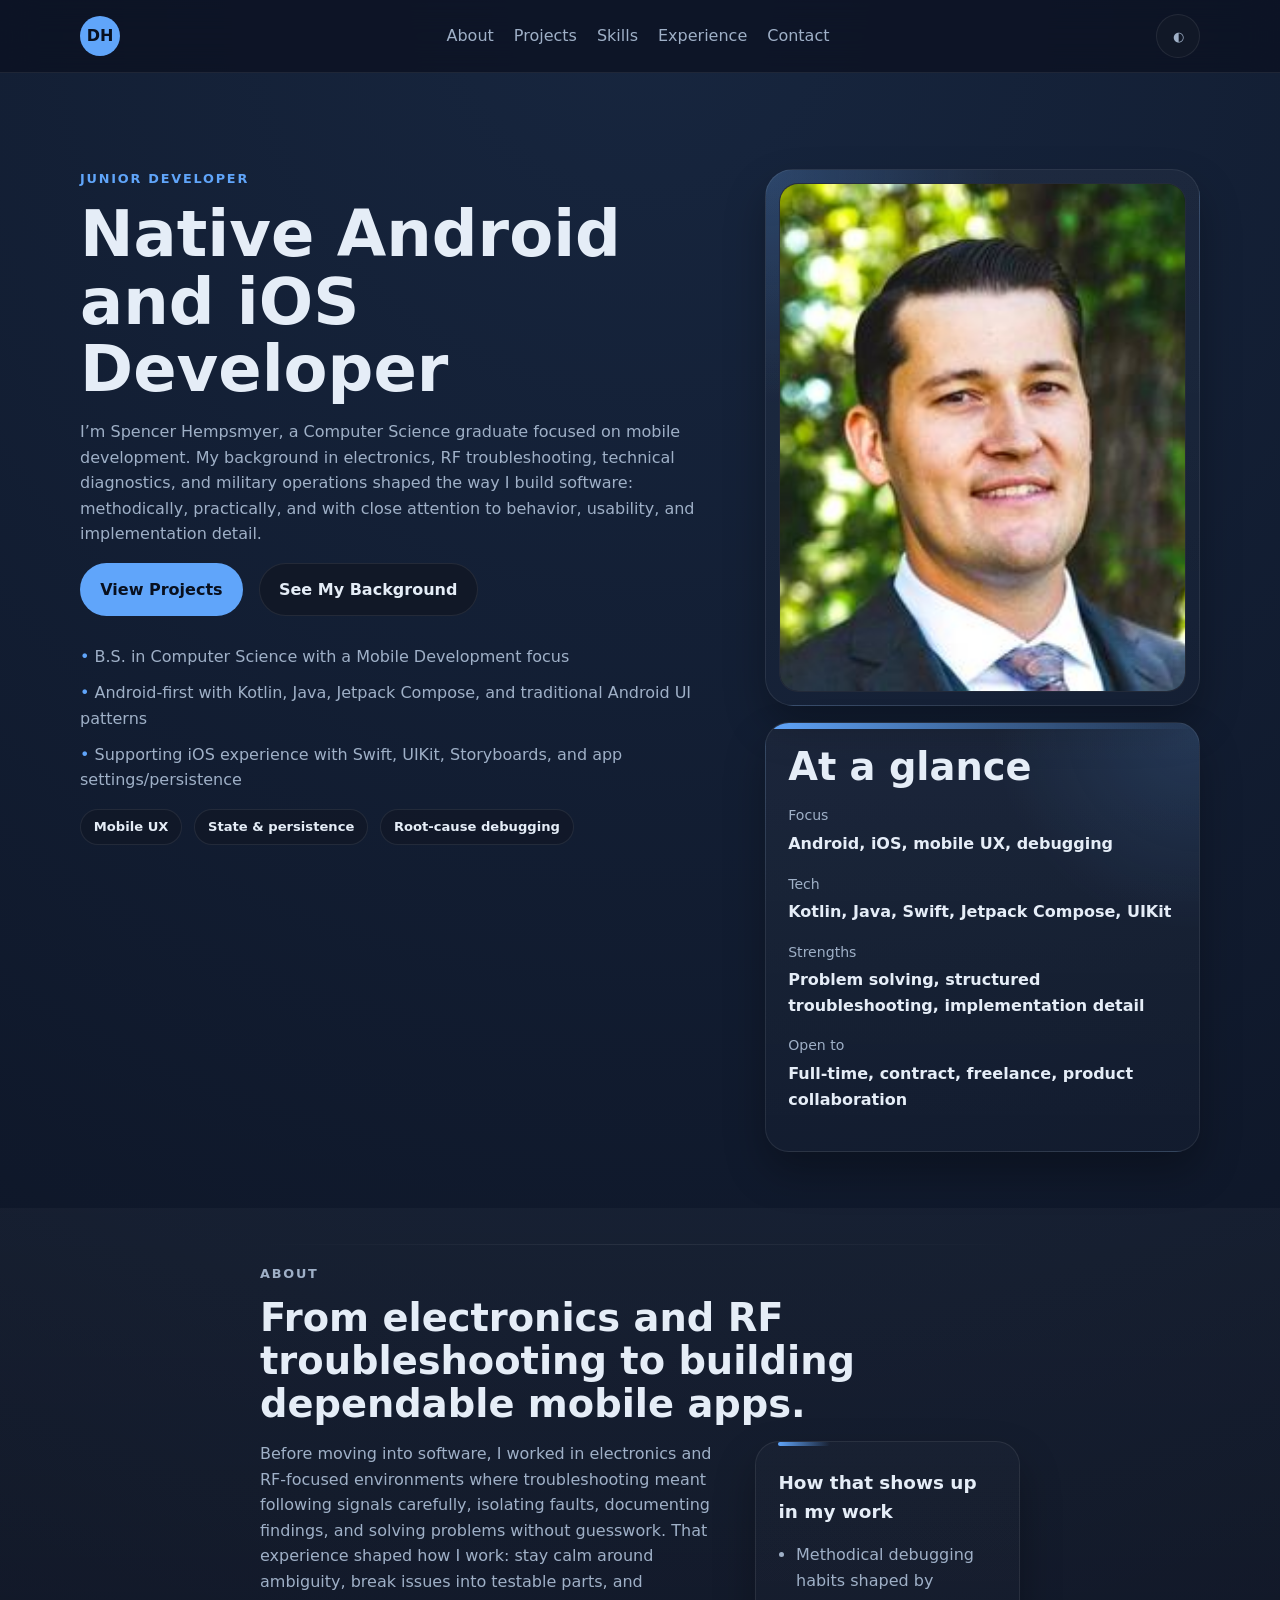
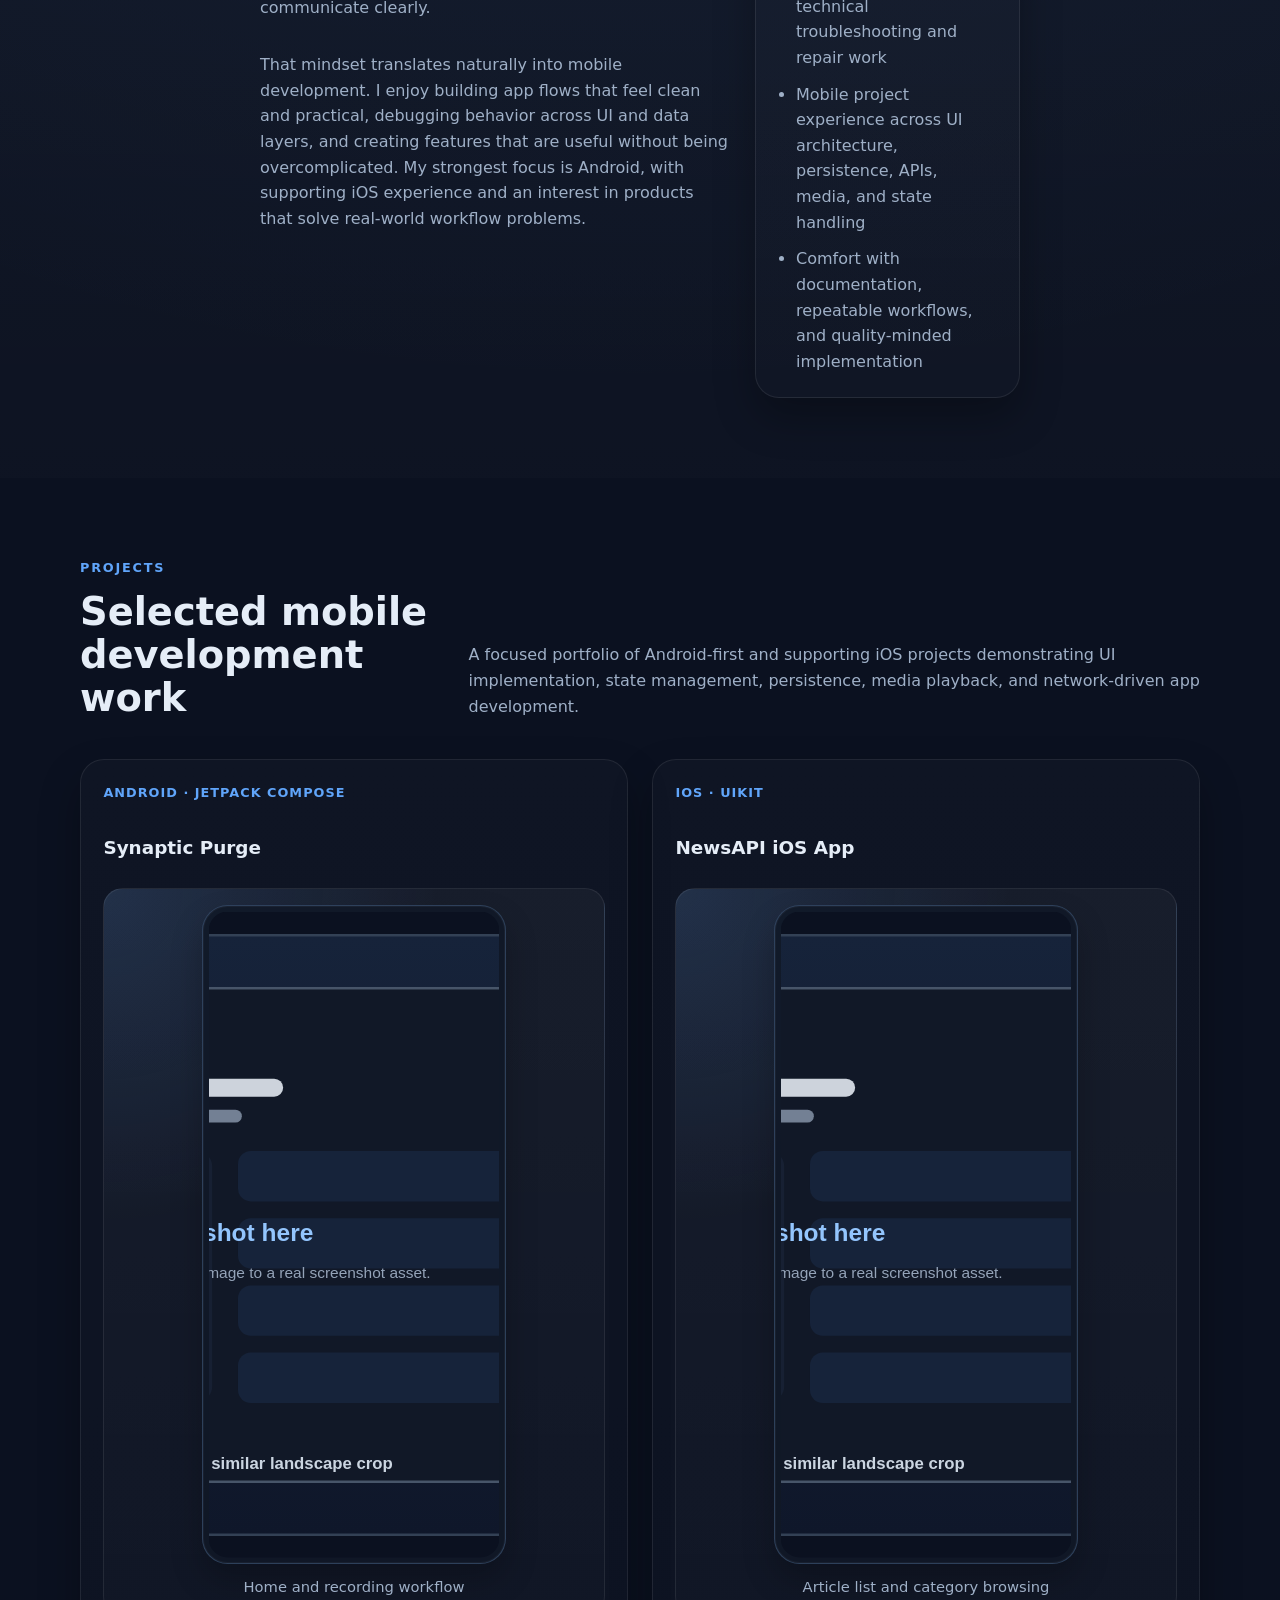
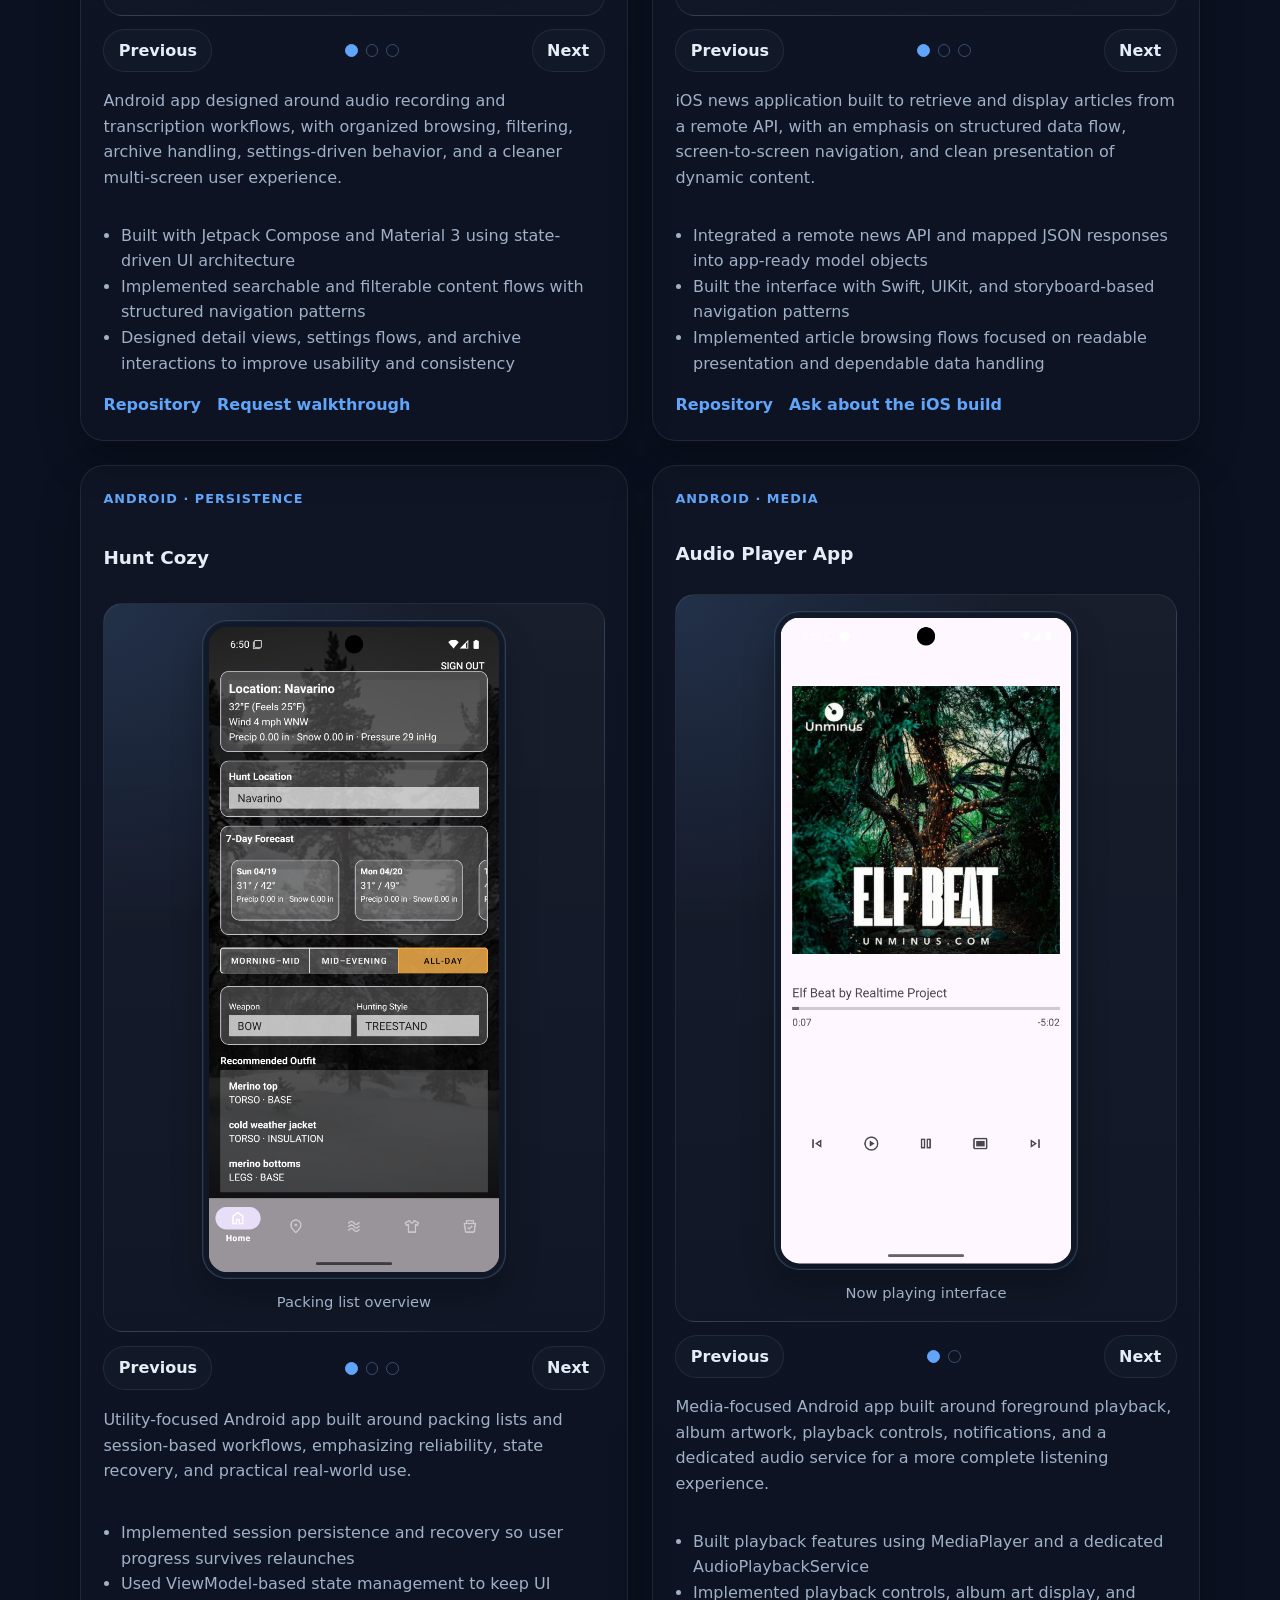
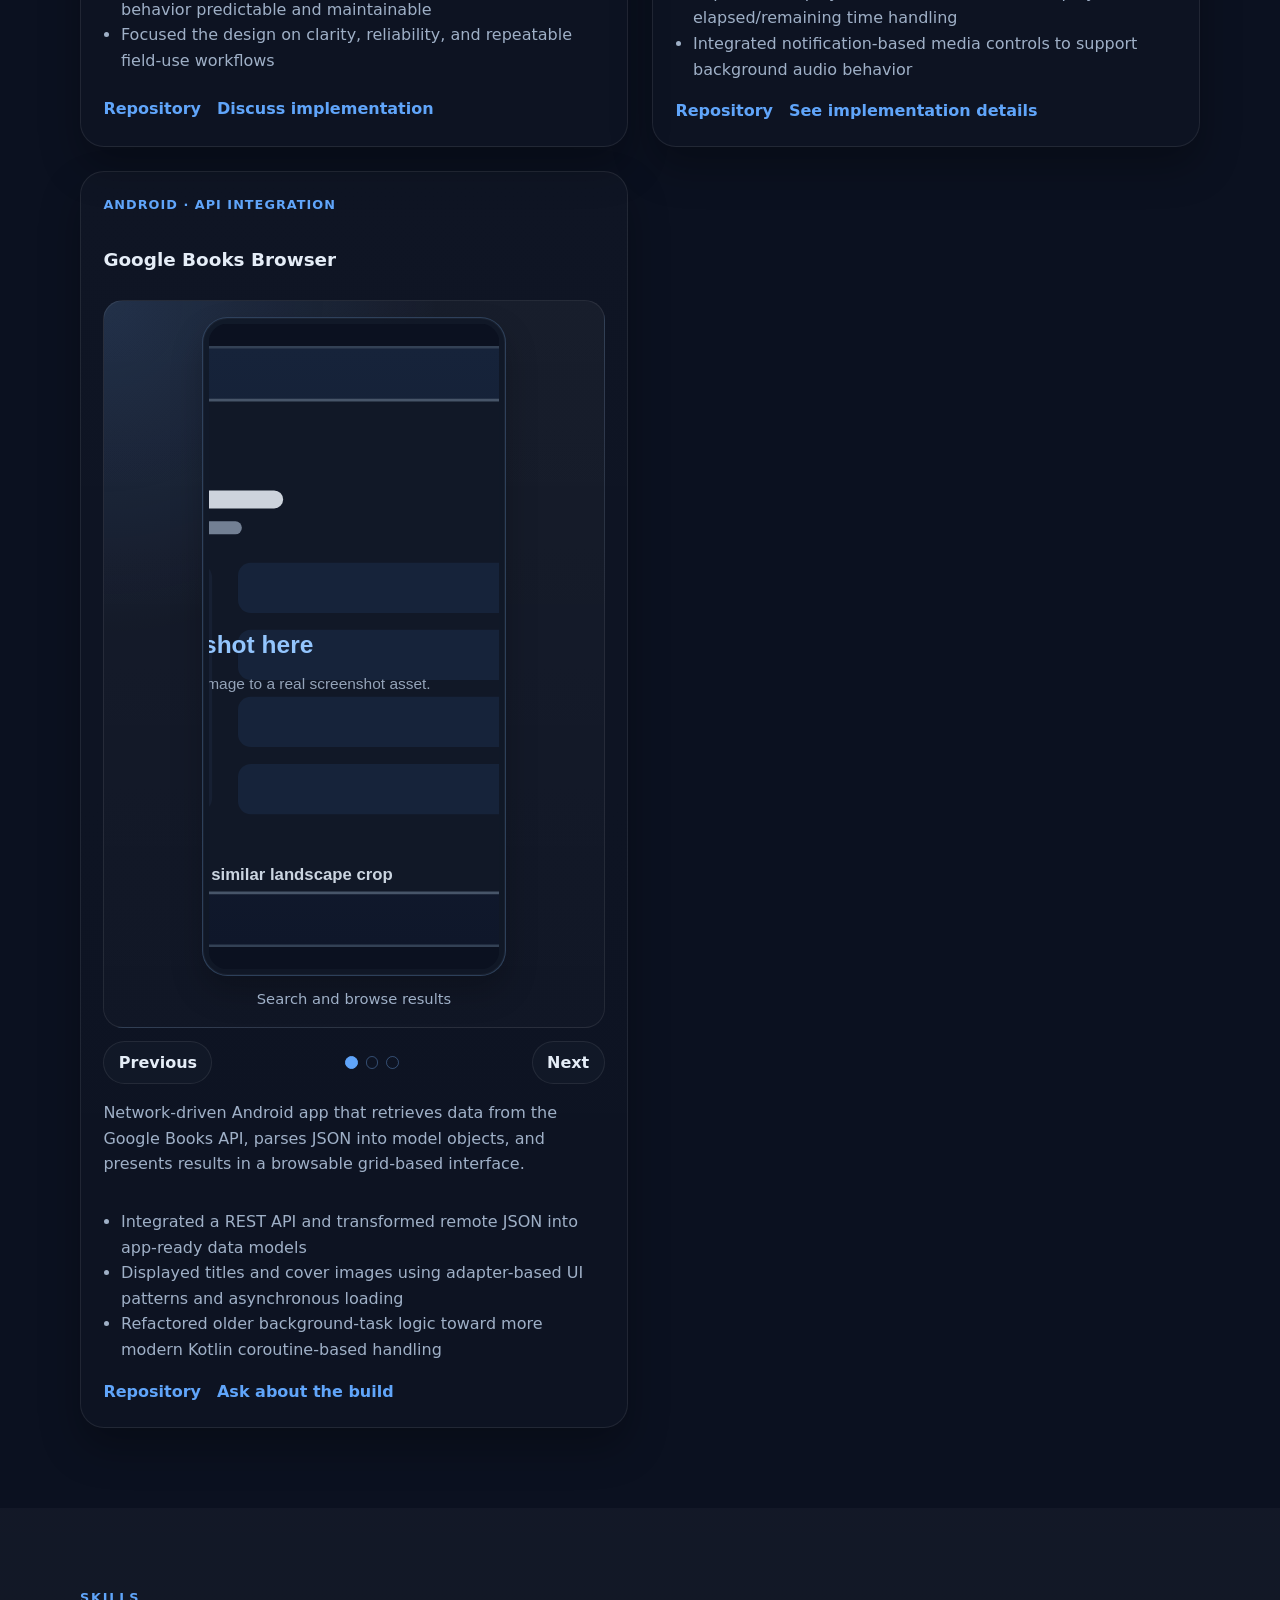
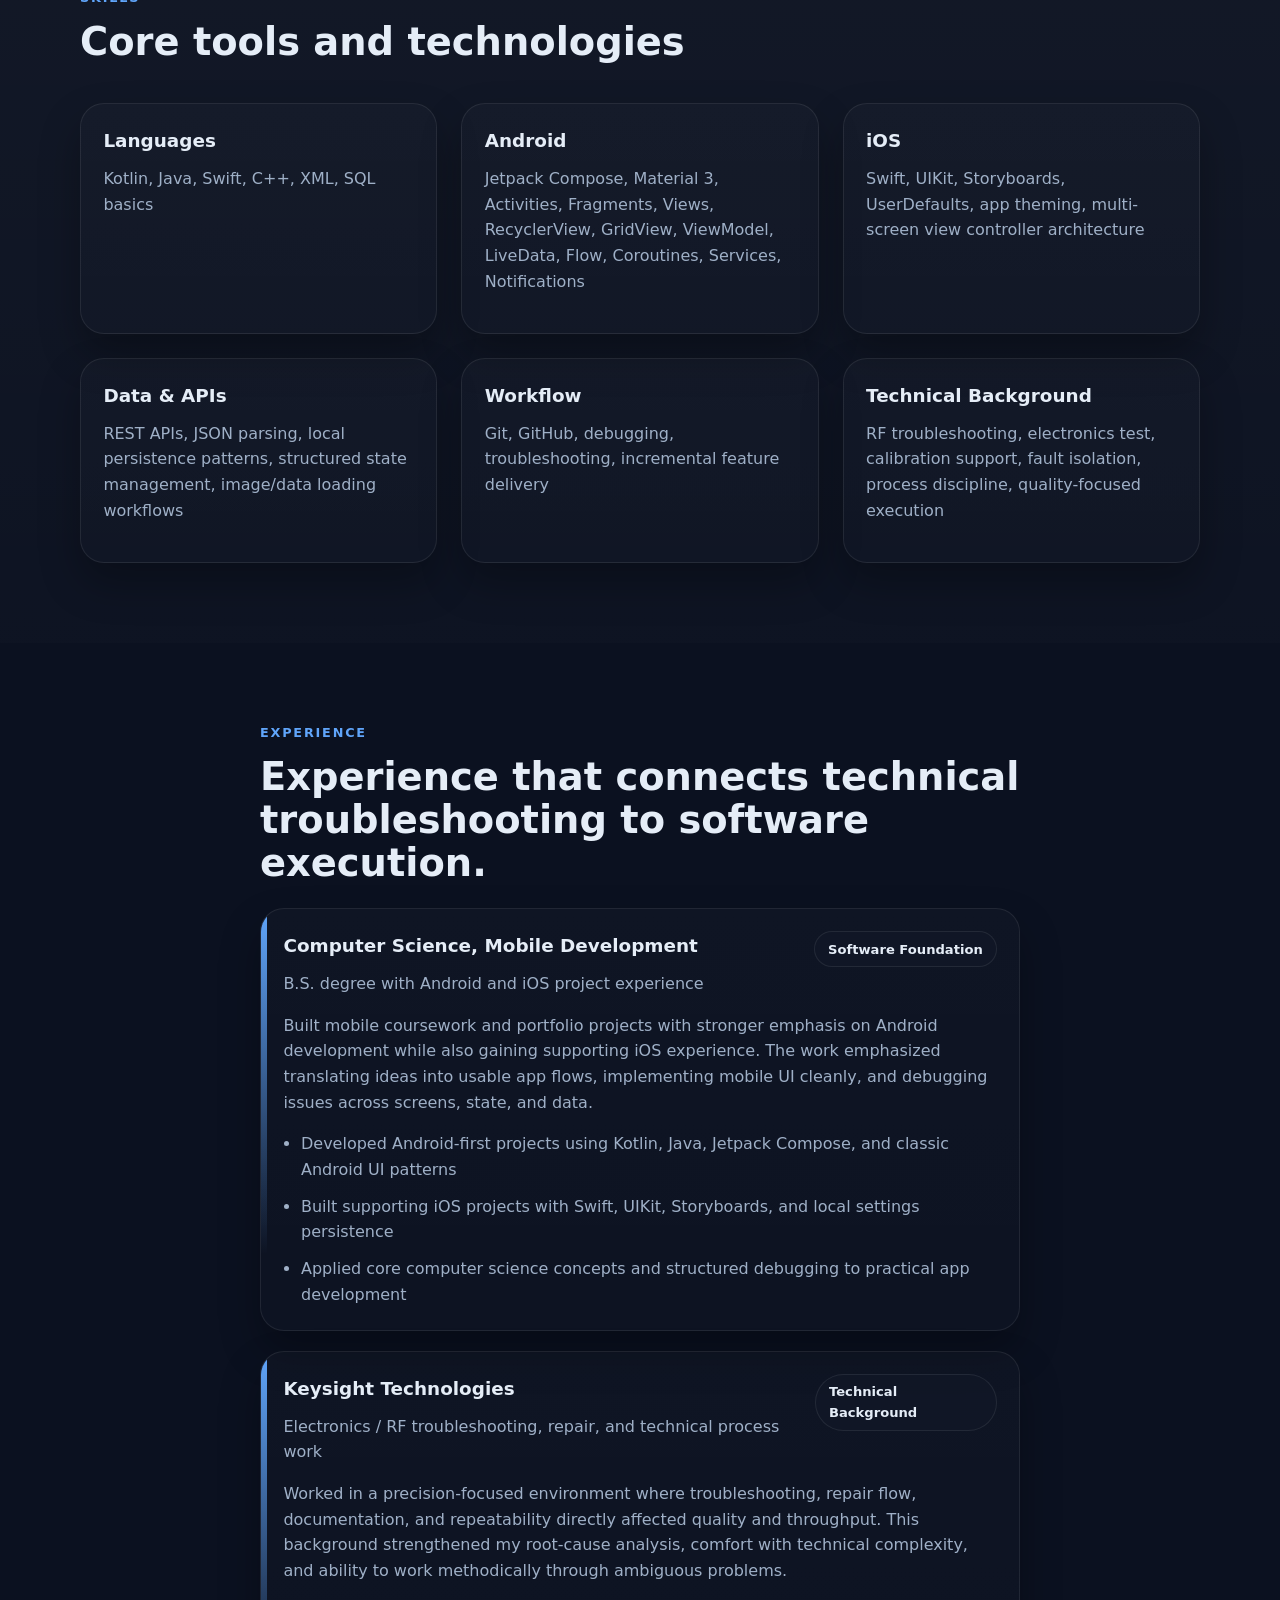
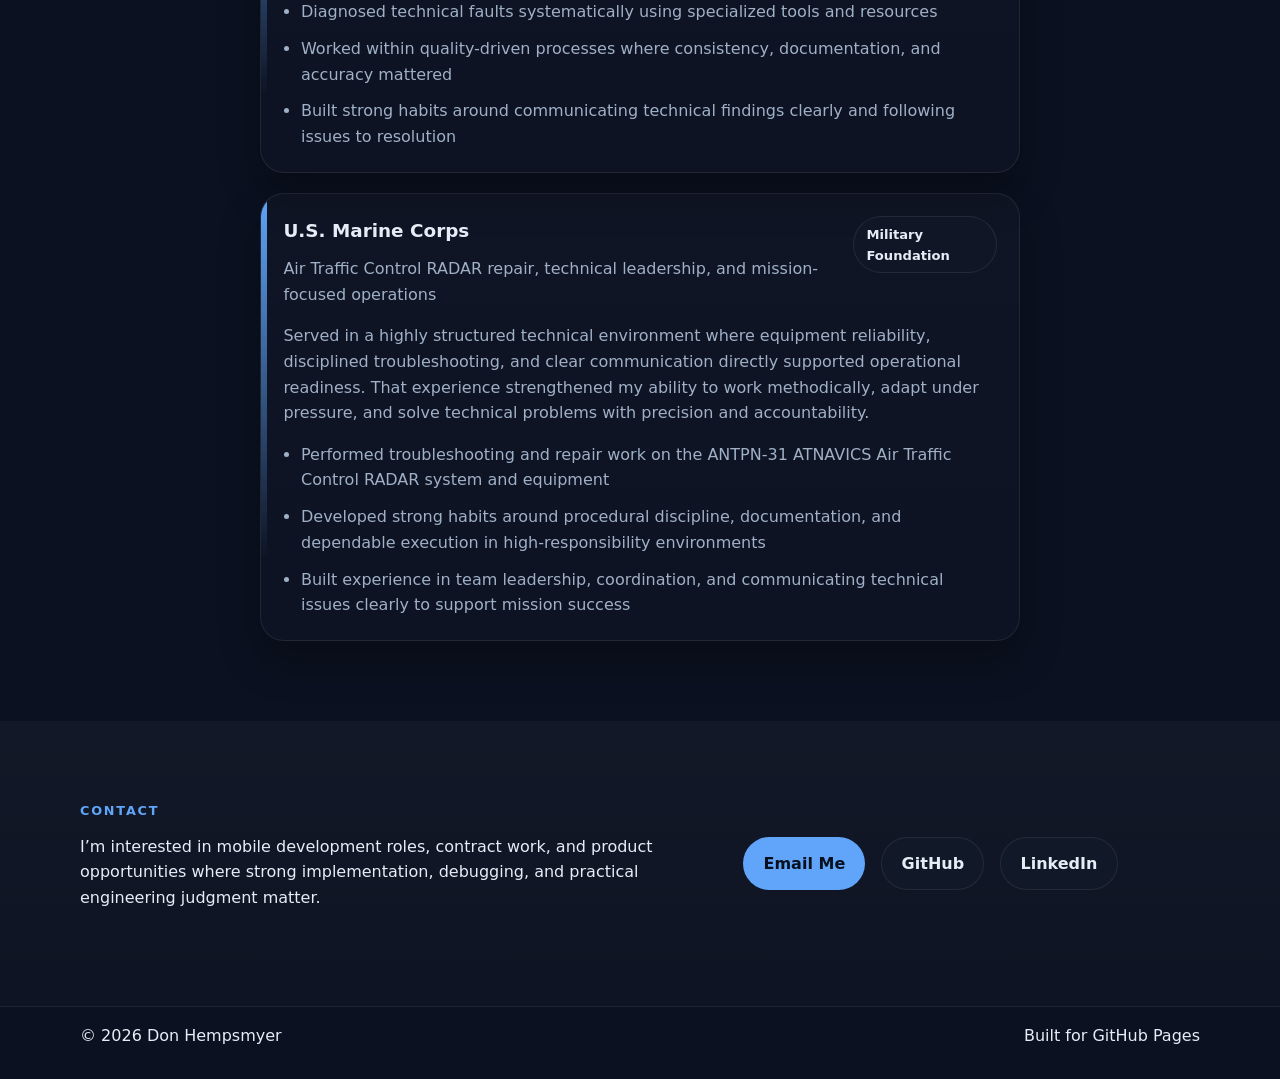
<file: index.html>
<!DOCTYPE html>
<html lang="en">
  <head>
    <meta charset="UTF-8" />
    <meta name="viewport" content="width=device-width, initial-scale=1.0" />
    <title>Don Hempsmyer | Mobile Developer</title>
    <meta
      name="description"
      content="Portfolio site for Don Hempsmyer, a mobile developer with Android, iOS, and technical troubleshooting experience."
    />
    <meta name="theme-color" content="#0f172a" />
    <meta property="og:title" content="Don Hempsmyer | Mobile Developer" />
    <meta
      property="og:description"
      content="Android and iOS portfolio featuring mobile apps, technical background, and project work."
    />
    <meta property="og:type" content="website" />
    <meta property="og:image" content="assets/preview-card.svg" />
    <link rel="icon" type="image/svg+xml" href="assets/favicon.svg" />
    <link rel="stylesheet" href="styles.css" />
  </head>
  <body>
    <a class="skip-link" href="#main">Skip to content</a>

    <header class="site-header">
      <div class="container nav-wrap">
        <a class="brand" href="#hero">DH</a>
        <nav class="site-nav" aria-label="Primary">
          <a href="#about">About</a>
          <a href="#projects">Projects</a>
          <a href="#skills">Skills</a>
          <a href="#experience">Experience</a>
          <a href="#contact">Contact</a>
        </nav>
        <button id="theme-toggle" class="theme-toggle" type="button" aria-label="Toggle theme">
          <span aria-hidden="true">◐</span>
        </button>
      </div>
    </header>

    <main id="main">
      <section id="hero" class="hero section">
        <div class="container hero-grid">
          <div class="hero-content">
            <p class="eyebrow">Junior Developer</p>
            <h1>Native Android and iOS Developer</h1>
            <p class="hero-copy">
              I’m Spencer Hempsmyer, a Computer Science graduate focused on mobile development. My
              background in electronics, RF troubleshooting, technical diagnostics, and military operations shaped the
              way I build software: methodically, practically, and with close attention to behavior,
              usability, and implementation detail.
            </p>
            <div class="hero-actions">
              <a class="button primary" href="#projects">View Projects</a>
              <a class="button secondary" href="#experience">See My Background</a>
            </div>
            <div class="hero-meta" aria-label="Highlights">
              <ul class="hero-highlights">
                <li>B.S. in Computer Science with a Mobile Development focus</li>
                <li>Android-first with Kotlin, Java, Jetpack Compose, and traditional Android UI patterns</li>
                <li>Supporting iOS experience with Swift, UIKit, Storyboards, and app settings/persistence</li>
              </ul>
              <div class="hero-signal-strip" aria-label="Focus areas">
                <span>Mobile UX</span>
                <span>State & persistence</span>
                <span>Root-cause debugging</span>
              </div>
            </div>
          </div>

          <aside class="hero-profile" aria-label="Headshot and professional summary">
            <figure class="headshot-frame">
              <img
                src="assets/Headshot.JPG"
                alt="Portrait of Don Hempsmyer"
              />
            </figure>
            <div class="profile-card">
              <div class="profile-accent"></div>
              <h2>At a glance</h2>
              <dl>
                <div>
                  <dt>Focus</dt>
                  <dd>Android, iOS, mobile UX, debugging</dd>
                </div>
                <div>
                  <dt>Tech</dt>
                  <dd>Kotlin, Java, Swift, Jetpack Compose, UIKit</dd>
                </div>
                <div>
                  <dt>Strengths</dt>
                  <dd>Problem solving, structured troubleshooting, implementation detail</dd>
                </div>
                <div>
                  <dt>Open to</dt>
                  <dd>Full-time, contract, freelance, product collaboration</dd>
                </div>
              </dl>
            </div>
          </aside>
        </div>
      </section>

      <section id="about" class="section surface">
        <div class="container narrow">
          <p class="eyebrow">About</p>
          <h2>From electronics and RF troubleshooting to building dependable mobile apps.</h2>
          <div class="about-grid">
            <div class="about-copy">
              <p>
                Before moving into software, I worked in electronics and RF-focused environments
                where troubleshooting meant following signals carefully, isolating faults, documenting
                findings, and solving problems without guesswork. That experience shaped how I work:
                stay calm around ambiguity, break issues into testable parts, and communicate clearly.
              </p>
              <p>
                That mindset translates naturally into mobile development. I enjoy building app flows
                that feel clean and practical, debugging behavior across UI and data layers, and
                creating features that are useful without being overcomplicated. My strongest focus
                is Android, with supporting iOS experience and an interest in products that solve
                real-world workflow problems.
              </p>
            </div>
            <div class="about-points card" aria-label="Strength summary">
              <h3>How that shows up in my work</h3>
              <ul class="about-list">
                <li>Methodical debugging habits shaped by technical troubleshooting and repair work</li>
                <li>Mobile project experience across UI architecture, persistence, APIs, media, and state handling</li>
                <li>Comfort with documentation, repeatable workflows, and quality-minded implementation</li>
              </ul>
            </div>
          </div>
        </div>
      </section>

      <section id="projects" class="section">
        <div class="container">
          <div class="section-heading">
            <div>
              <p class="eyebrow">Projects</p>
              <h2>Selected mobile development work</h2>
            </div>
            <p class="section-copy">
              A focused portfolio of Android-first and supporting iOS projects demonstrating UI
              implementation, state management, persistence, media playback, and network-driven app development.
            </p>
          </div>

          <div class="project-grid">
            <article class="card project-card">
              <div class="project-tag">Android · Jetpack Compose</div>
              <h3>Synaptic Purge</h3>
              <div class="project-carousel" data-carousel aria-label="Synaptic Purge screenshots">
                <div class="carousel-viewport">
                  <div class="carousel-slide is-active" data-carousel-slide>
                    <figure class="carousel-figure">
                      <img src="assets/project-shot-placeholder.svg" alt="Placeholder screenshot for Synaptic Purge home screen" />
                      <figcaption>Home and recording workflow</figcaption>
                    </figure>
                  </div>
                  <div class="carousel-slide" data-carousel-slide>
                    <figure class="carousel-figure">
                      <img src="assets/project-shot-placeholder.svg" alt="Placeholder screenshot for Synaptic Purge archive screen" />
                      <figcaption>Archive and filtering view</figcaption>
                    </figure>
                  </div>
                  <div class="carousel-slide" data-carousel-slide>
                    <figure class="carousel-figure">
                      <img src="assets/project-shot-placeholder.svg" alt="Placeholder screenshot for Synaptic Purge settings screen" />
                      <figcaption>Settings and detail interactions</figcaption>
                    </figure>
                  </div>
                </div>
                <div class="carousel-controls">
                  <button class="carousel-button" type="button" data-carousel-prev aria-label="Previous screenshot">Previous</button>
                  <div class="carousel-dots" role="tablist" aria-label="Choose screenshot">
                    <button class="carousel-dot is-active" type="button" data-carousel-dot aria-label="Show screenshot 1" aria-selected="true"></button>
                    <button class="carousel-dot" type="button" data-carousel-dot aria-label="Show screenshot 2" aria-selected="false"></button>
                    <button class="carousel-dot" type="button" data-carousel-dot aria-label="Show screenshot 3" aria-selected="false"></button>
                  </div>
                  <button class="carousel-button" type="button" data-carousel-next aria-label="Next screenshot">Next</button>
                </div>
              </div>
              <p>
                Android app designed around audio recording and transcription workflows, with organized browsing,
                filtering, archive handling, settings-driven behavior, and a cleaner multi-screen user experience.
              </p>
              <ul>
                <li>Built with Jetpack Compose and Material 3 using state-driven UI architecture</li>
                <li>Implemented searchable and filterable content flows with structured navigation patterns</li>
                <li>Designed detail views, settings flows, and archive interactions to improve usability and consistency</li>
              </ul>
              <div class="project-links">
                <a href="https://github.com/donhempsmyer/synaptic-purge" target="_blank" rel="noreferrer">Repository</a>
                <a href="#contact">Request walkthrough</a>
              </div>
            </article>

            <article class="card project-card">
              <div class="project-tag">iOS · UIKit</div>
              <h3>NewsAPI iOS App</h3>
              <div class="project-carousel" data-carousel aria-label="NewsAPI iOS App screenshots">
                <div class="carousel-viewport">
                  <div class="carousel-slide is-active" data-carousel-slide>
                    <figure class="carousel-figure">
                      <img src="assets/project-shot-placeholder.svg" alt="Placeholder screenshot for NewsAPI iOS App article list screen" />
                      <figcaption>Article list and category browsing</figcaption>
                    </figure>
                  </div>
                  <div class="carousel-slide" data-carousel-slide>
                    <figure class="carousel-figure">
                      <img src="assets/project-shot-placeholder.svg" alt="Placeholder screenshot for NewsAPI iOS App detail screen" />
                      <figcaption>Article detail presentation</figcaption>
                    </figure>
                  </div>
                  <div class="carousel-slide" data-carousel-slide>
                    <figure class="carousel-figure">
                      <img src="assets/project-shot-placeholder.svg" alt="Placeholder screenshot for NewsAPI iOS App navigation flow" />
                      <figcaption>UIKit navigation and remote data flow</figcaption>
                    </figure>
                  </div>
                </div>
                <div class="carousel-controls">
                  <button class="carousel-button" type="button" data-carousel-prev aria-label="Previous screenshot">Previous</button>
                  <div class="carousel-dots" role="tablist" aria-label="Choose screenshot">
                    <button class="carousel-dot is-active" type="button" data-carousel-dot aria-label="Show screenshot 1" aria-selected="true"></button>
                    <button class="carousel-dot" type="button" data-carousel-dot aria-label="Show screenshot 2" aria-selected="false"></button>
                    <button class="carousel-dot" type="button" data-carousel-dot aria-label="Show screenshot 3" aria-selected="false"></button>
                  </div>
                  <button class="carousel-button" type="button" data-carousel-next aria-label="Next screenshot">Next</button>
                </div>
              </div>
              <p>
                iOS news application built to retrieve and display articles from a remote API, with an emphasis on
                structured data flow, screen-to-screen navigation, and clean presentation of dynamic content.
              </p>
              <ul>
                <li>Integrated a remote news API and mapped JSON responses into app-ready model objects</li>
                <li>Built the interface with Swift, UIKit, and storyboard-based navigation patterns</li>
                <li>Implemented article browsing flows focused on readable presentation and dependable data handling</li>
              </ul>
              <div class="project-links">
                <a href="https://github.com/yourusername/newsapi-ios-app" target="_blank" rel="noreferrer">Repository</a>
                <a href="#contact">Ask about the iOS build</a>
              </div>
            </article>

            <article class="card project-card">
              <div class="project-tag">Android · Persistence</div>
              <h3>Hunt Cozy</h3>
              <div class="project-carousel" data-carousel aria-label="Hunt Cozy screenshots">
                <div class="carousel-viewport">
                  <div class="carousel-slide is-active" data-carousel-slide>
                    <figure class="carousel-figure">
                      <img src="assets/hunt_cozy/HomeScreenNavarino.png" alt="Placeholder screenshot for Hunt Cozy checklist screen" />
                      <figcaption>Packing list overview</figcaption>
                    </figure>
                  </div>
                  <div class="carousel-slide" data-carousel-slide>
                    <figure class="carousel-figure">
                      <img src="assets/hunt_cozy/ConditionsScreenNavarino.png" alt="Placeholder screenshot for Hunt Cozy session screen" />
                      <figcaption>Session workflow and saved state</figcaption>
                    </figure>
                  </div>
                  <div class="carousel-slide" data-carousel-slide>
                    <figure class="carousel-figure">
                      <img src="assets/hunt_cozy/ClosetAddGearScreenNavarino.png" alt="Placeholder screenshot for Hunt Cozy settings screen" />
                      <figcaption>Practical utility-focused screens</figcaption>
                    </figure>
                  </div>
                </div>
                <div class="carousel-controls">
                  <button class="carousel-button" type="button" data-carousel-prev aria-label="Previous screenshot">Previous</button>
                  <div class="carousel-dots" role="tablist" aria-label="Choose screenshot">
                    <button class="carousel-dot is-active" type="button" data-carousel-dot aria-label="Show screenshot 1" aria-selected="true"></button>
                    <button class="carousel-dot" type="button" data-carousel-dot aria-label="Show screenshot 2" aria-selected="false"></button>
                    <button class="carousel-dot" type="button" data-carousel-dot aria-label="Show screenshot 3" aria-selected="false"></button>
                  </div>
                  <button class="carousel-button" type="button" data-carousel-next aria-label="Next screenshot">Next</button>
                </div>
              </div>
              <p>
                Utility-focused Android app built around packing lists and session-based workflows, emphasizing
                reliability, state recovery, and practical real-world use.
              </p>
              <ul>
                <li>Implemented session persistence and recovery so user progress survives relaunches</li>
                <li>Used ViewModel-based state management to keep UI behavior predictable and maintainable</li>
                <li>Focused the design on clarity, reliability, and repeatable field-use workflows</li>
              </ul>
              <div class="project-links">
                <a href="https://github.com/donhempsmyer/hunt-cozy" target="_blank" rel="noreferrer">Repository</a>
                <a href="#contact">Discuss implementation</a>
              </div>
            </article>

            <article class="card project-card">
              <div class="project-tag">Android · Media</div>
              <h3>Audio Player App</h3>
              <div class="project-carousel" data-carousel aria-label="Audio Player App screenshots">
                <div class="carousel-viewport">
                  <div class="carousel-slide is-active" data-carousel-slide>
                    <figure class="carousel-figure">
                      <img src="assets/media_player/PlayScreen.png" alt="Placeholder screenshot for Audio Player App now playing screen" />
                      <figcaption>Now playing interface</figcaption>
                    </figure>
                  </div>
                  <div class="carousel-slide" data-carousel-slide>
                    <figure class="carousel-figure">
                      <img src="assets/media_player/ExpandableNotification.png" alt="Placeholder screenshot for Audio Player App library screen" />
                      <figcaption>Track list and album artwork</figcaption>
                    </figure>
                  </div>
                  
                </div>
                <div class="carousel-controls">
                  <button class="carousel-button" type="button" data-carousel-prev aria-label="Previous screenshot">Previous</button>
                  <div class="carousel-dots" role="tablist" aria-label="Choose screenshot">
                    <button class="carousel-dot is-active" type="button" data-carousel-dot aria-label="Show screenshot 1" aria-selected="true"></button>
                    <button class="carousel-dot" type="button" data-carousel-dot aria-label="Show screenshot 2" aria-selected="false"></button>
                  </div>
                  <button class="carousel-button" type="button" data-carousel-next aria-label="Next screenshot">Next</button>
                </div>
              </div>
              <p>
                Media-focused Android app built around foreground playback, album artwork, playback controls,
                notifications, and a dedicated audio service for a more complete listening experience.
              </p>
              <ul>
                <li>Built playback features using MediaPlayer and a dedicated AudioPlaybackService</li>
                <li>Implemented playback controls, album art display, and elapsed/remaining time handling</li>
                <li>Integrated notification-based media controls to support background audio behavior</li>
              </ul>
              <div class="project-links">
                <a href="https://github.com/donhempsmyer/Media-Player" target="_blank" rel="noreferrer">Repository</a>
                <a href="#contact">See implementation details</a>
              </div>
            </article>

            <article class="card project-card">
              <div class="project-tag">Android · API Integration</div>
              <h3>Google Books Browser</h3>
              <div class="project-carousel" data-carousel aria-label="Google Books Browser screenshots">
                <div class="carousel-viewport">
                  <div class="carousel-slide is-active" data-carousel-slide>
                    <figure class="carousel-figure">
                      <img src="assets/project-shot-placeholder.svg" alt="Placeholder screenshot for Google Books Browser search screen" />
                      <figcaption>Search and browse results</figcaption>
                    </figure>
                  </div>
                  <div class="carousel-slide" data-carousel-slide>
                    <figure class="carousel-figure">
                      <img src="assets/project-shot-placeholder.svg" alt="Placeholder screenshot for Google Books Browser grid results screen" />
                      <figcaption>Grid view with covers and titles</figcaption>
                    </figure>
                  </div>
                  <div class="carousel-slide" data-carousel-slide>
                    <figure class="carousel-figure">
                      <img src="assets/project-shot-placeholder.svg" alt="Placeholder screenshot for Google Books Browser detail screen" />
                      <figcaption>Book detail and data presentation</figcaption>
                    </figure>
                  </div>
                </div>
                <div class="carousel-controls">
                  <button class="carousel-button" type="button" data-carousel-prev aria-label="Previous screenshot">Previous</button>
                  <div class="carousel-dots" role="tablist" aria-label="Choose screenshot">
                    <button class="carousel-dot is-active" type="button" data-carousel-dot aria-label="Show screenshot 1" aria-selected="true"></button>
                    <button class="carousel-dot" type="button" data-carousel-dot aria-label="Show screenshot 2" aria-selected="false"></button>
                    <button class="carousel-dot" type="button" data-carousel-dot aria-label="Show screenshot 3" aria-selected="false"></button>
                  </div>
                  <button class="carousel-button" type="button" data-carousel-next aria-label="Next screenshot">Next</button>
                </div>
              </div>
              <p>
                Network-driven Android app that retrieves data from the Google Books API, parses JSON into
                model objects, and presents results in a browsable grid-based interface.
              </p>
              <ul>
                <li>Integrated a REST API and transformed remote JSON into app-ready data models</li>
                <li>Displayed titles and cover images using adapter-based UI patterns and asynchronous loading</li>
                <li>Refactored older background-task logic toward more modern Kotlin coroutine-based handling</li>
              </ul>
              <div class="project-links">
                <a href="https://github.com/yourusername/google-books-browser" target="_blank" rel="noreferrer">Repository</a>
                <a href="#contact">Ask about the build</a>
              </div>
            </article>
          </div>
        </div>
      </section>

      <section id="skills" class="section surface">
        <div class="container">
          <div class="section-heading">
            <div>
              <p class="eyebrow">Skills</p>
              <h2>Core tools and technologies</h2>
            </div>
          </div>

          <div class="skills-grid">
            <article class="card">
              <h3>Languages</h3>
              <p>Kotlin, Java, Swift, C++, XML, SQL basics</p>
            </article>
            <article class="card">
              <h3>Android</h3>
              <p>Jetpack Compose, Material 3, Activities, Fragments, Views, RecyclerView, GridView, ViewModel, LiveData, Flow, Coroutines, Services, Notifications</p>
            </article>
            <article class="card">
              <h3>iOS</h3>
              <p>Swift, UIKit, Storyboards, UserDefaults, app theming, multi-screen view controller architecture</p>
            </article>
            <article class="card">
              <h3>Data &amp; APIs</h3>
              <p>REST APIs, JSON parsing, local persistence patterns, structured state management, image/data loading workflows</p>
            </article>
            <article class="card">
              <h3>Workflow</h3>
              <p>Git, GitHub, debugging, troubleshooting, incremental feature delivery</p>
            </article>
            <article class="card">
              <h3>Technical Background</h3>
              <p>RF troubleshooting, electronics test, calibration support, fault isolation, process discipline, quality-focused execution</p>
            </article>
          </div>
        </div>
      </section>

      <section id="experience" class="section">
        <div class="container narrow">
          <p class="eyebrow">Experience</p>
          <h2>Experience that connects technical troubleshooting to software execution.</h2>
          <div class="timeline">

            <article class="timeline-item card">
              <div class="timeline-heading">
                <div>
                  <h3>Computer Science, Mobile Development</h3>
                  <p class="muted">B.S. degree with Android and iOS project experience</p>
                </div>
                <span class="timeline-badge">Software Foundation</span>
              </div>
              <p>
                Built mobile coursework and portfolio projects with stronger emphasis on Android
                development while also gaining supporting iOS experience. The work emphasized
                translating ideas into usable app flows, implementing mobile UI cleanly, and
                debugging issues across screens, state, and data.
              </p>
              <ul class="timeline-list">
                <li>Developed Android-first projects using Kotlin, Java, Jetpack Compose, and classic Android UI patterns</li>
                <li>Built supporting iOS projects with Swift, UIKit, Storyboards, and local settings persistence</li>
                <li>Applied core computer science concepts and structured debugging to practical app development</li>
              </ul>
            </article>

            <article class="timeline-item card">
              <div class="timeline-heading">
                <div>
                  <h3>Keysight Technologies</h3>
                  <p class="muted">Electronics / RF troubleshooting, repair, and technical process work</p>
                </div>
                <span class="timeline-badge">Technical Background</span>
              </div>
              <p>
                Worked in a precision-focused environment where troubleshooting, repair flow,
                documentation, and repeatability directly affected quality and throughput. This
                background strengthened my root-cause analysis, comfort with technical complexity,
                and ability to work methodically through ambiguous problems.
              </p>
              <ul class="timeline-list">
                <li>Diagnosed technical faults systematically using specialized tools and resources</li>
                <li>Worked within quality-driven processes where consistency, documentation, and accuracy mattered</li>
                <li>Built strong habits around communicating technical findings clearly and following issues to resolution</li>
              </ul>
            </article>

            <article class="timeline-item card">
              <div class="timeline-heading">
                <div>
                  <h3>U.S. Marine Corps</h3>
                  <p class="muted">Air Traffic Control RADAR repair, technical leadership, and mission-focused operations</p>
                </div>
                <span class="timeline-badge">Military Foundation</span>
              </div>
              <p>
                Served in a highly structured technical environment where equipment reliability, disciplined
                troubleshooting, and clear communication directly supported operational readiness. That experience
                strengthened my ability to work methodically, adapt under pressure, and solve technical problems
                with precision and accountability.
              </p>
              <ul class="timeline-list">
                <li>Performed troubleshooting and repair work on the ANTPN-31 ATNAVICS Air Traffic Control RADAR system and equipment</li>
                <li>Developed strong habits around procedural discipline, documentation, and dependable execution in high-responsibility environments</li>
                <li>Built experience in team leadership, coordination, and communicating technical issues clearly to support mission success</li>
              </ul>
            </article>
          </div>
        </div>
      </section>

      <section id="contact" class="section surface">
        <div class="container contact-panel">
          <div>
            <p class="eyebrow">Contact</p>
            <p>
              I’m interested in mobile development roles, contract work, and product opportunities
              where strong implementation, debugging, and practical engineering judgment matter.
            </p>
          </div>
          <div class="contact-actions">
            <a class="button primary" href="mailto:spencerhempsmyer@gmail.com">Email Me</a>
            <a class="button secondary" href="https://github.com/donhempsmyer" target="_blank" rel="noreferrer">GitHub</a>
            <a class="button secondary" href="https://www.linkedin.com/in/don-hempsmyer-a2bb66123" target="_blank" rel="noreferrer">LinkedIn</a>
          </div>
        </div>
      </section>
    </main>

    <footer class="site-footer">
      <div class="container footer-wrap">
        <p>© <span id="year"></span> Don Hempsmyer</p>
        <p>Built for GitHub Pages</p>
      </div>
    </footer>

    <script src="script.js"></script>
  </body>
</html>
</file>
<file: styles.css>
:root {
  --bg: #0b1120;
  --surface: #111827;
  --surface-2: #172033;
  --text: #e5edf7;
  --muted: #9fb0c7;
  --line: rgba(255, 255, 255, 0.08);
  --accent: #60a5fa;
  --accent-strong: #3b82f6;
  --button-text: #08101f;
  --shadow: 0 20px 40px rgba(0, 0, 0, 0.28);
  --max: 1120px;
}

body.light {
  --bg: #f8fafc;
  --surface: #ffffff;
  --surface-2: #eef4fb;
  --text: #0f172a;
  --muted: #475569;
  --line: rgba(15, 23, 42, 0.08);
  --accent: #2563eb;
  --accent-strong: #1d4ed8;
  --button-text: #ffffff;
  --shadow: 0 18px 36px rgba(15, 23, 42, 0.08);
}

* {
  box-sizing: border-box;
}

html {
  scroll-behavior: smooth;
}

body {
  margin: 0;
  font-family: "Sora", "Trebuchet MS", ui-sans-serif, system-ui, -apple-system, BlinkMacSystemFont, "Segoe UI", sans-serif;
  background: radial-gradient(circle at top, rgba(96, 165, 250, 0.14), transparent 22%), var(--bg);
  color: var(--text);
  line-height: 1.6;
}

a {
  color: inherit;
  text-decoration: none;
}

img {
  max-width: 100%;
  display: block;
}

.container {
  width: min(calc(100% - 2rem), var(--max));
  margin: 0 auto;
}

.narrow {
  width: min(calc(100% - 2rem), 760px);
}

.section {
  padding: 5rem 0;
}

.surface {
  background: linear-gradient(180deg, rgba(255, 255, 255, 0.02), rgba(255, 255, 255, 0.01));
}

.skip-link {
  position: absolute;
  left: -9999px;
  top: 0;
}

.skip-link:focus {
  left: 1rem;
  top: 1rem;
  background: var(--surface);
  border: 1px solid var(--line);
  padding: 0.75rem 1rem;
  border-radius: 0.75rem;
  z-index: 1000;
}

.site-header {
  position: sticky;
  top: 0;
  z-index: 100;
  backdrop-filter: blur(16px);
  background: color-mix(in srgb, var(--bg) 75%, transparent);
  border-bottom: 1px solid var(--line);
}

.nav-wrap,
.footer-wrap,
.hero-actions,
.contact-actions,
.project-links {
  display: flex;
  align-items: center;
  gap: 1rem;
  flex-wrap: wrap;
}

.nav-wrap,
.footer-wrap {
  justify-content: space-between;
  min-height: 4.5rem;
}

.brand {
  display: inline-grid;
  place-items: center;
  width: 2.5rem;
  height: 2.5rem;
  border-radius: 999px;
  background: var(--accent);
  color: var(--button-text);
  font-weight: 800;
}

.site-nav {
  display: flex;
  gap: 1.25rem;
  flex-wrap: wrap;
}

.site-nav a,
.theme-toggle {
  color: var(--muted);
}

.site-nav a:hover,
.site-nav a:focus-visible,
.theme-toggle:hover,
.theme-toggle:focus-visible,
.project-links a:hover,
.project-links a:focus-visible {
  color: var(--text);
}

.theme-toggle {
  border: 1px solid var(--line);
  background: var(--surface);
  border-radius: 999px;
  width: 2.75rem;
  height: 2.75rem;
  cursor: pointer;
}

.hero {
  padding-top: 6rem;
}

.hero-grid,
.skills-grid,
.project-grid {
  display: grid;
  gap: 1.5rem;
}

.hero-grid {
  grid-template-columns: 1.5fr 1fr;
  align-items: start;
  gap: 2rem;
}

.eyebrow {
  margin: 0 0 0.75rem;
  text-transform: uppercase;
  letter-spacing: 0.14em;
  color: var(--accent);
  font-size: 0.8rem;
  font-weight: 700;
}

h1,
h2,
h3,
p,
ul,
dl {
  margin-top: 0;
}

h1 {
  font-size: clamp(2.4rem, 5vw, 4.5rem);
  line-height: 1.05;
  margin-bottom: 1rem;
}

h2 {
  font-size: clamp(1.8rem, 3vw, 2.6rem);
  line-height: 1.12;
  margin-bottom: 1rem;
}

h3 {
  font-size: 1.15rem;
  margin-bottom: 0.65rem;
}

.hero-copy,
.section-copy,
.muted,
.card p,
.timeline-item p,
#about p {
  color: var(--muted);
}

.hero-content {
  position: relative;
}

.hero-profile {
  display: grid;
  gap: 1rem;
}

.button {
  display: inline-flex;
  align-items: center;
  justify-content: center;
  min-height: 2.9rem;
  padding: 0.8rem 1.2rem;
  border-radius: 999px;
  border: 1px solid var(--line);
  font-weight: 700;
}

.button.primary {
  background: var(--accent);
  color: var(--button-text);
  border-color: transparent;
}

.button.primary:hover,
.button.primary:focus-visible {
  background: var(--accent-strong);
}

.button.secondary {
  background: var(--surface);
}

.hero-highlights {
  list-style: none;
  padding: 0;
  margin: 0;
  display: grid;
  gap: 0.65rem;
  color: var(--muted);
}

.hero-meta {
  margin-top: 1.75rem;
  display: grid;
  gap: 1rem;
}

.hero-highlights li::before {
  content: "• ";
  color: var(--accent);
}

.hero-signal-strip {
  display: flex;
  flex-wrap: wrap;
  gap: 0.75rem;
}

.hero-signal-strip span,
.timeline-badge {
  display: inline-flex;
  align-items: center;
  min-height: 2rem;
  padding: 0.4rem 0.8rem;
  border-radius: 999px;
  border: 1px solid var(--line);
  background: color-mix(in srgb, var(--surface) 78%, transparent);
  color: var(--text);
  font-size: 0.82rem;
  font-weight: 700;
}

.card,
.profile-card {
  background: linear-gradient(180deg, rgba(255, 255, 255, 0.02), rgba(255, 255, 255, 0.01));
  border: 1px solid var(--line);
  border-radius: 1.5rem;
  padding: 1.4rem;
  box-shadow: var(--shadow);
}

.profile-card {
  position: relative;
  overflow: hidden;
  background:
    radial-gradient(circle at top right, rgba(96, 165, 250, 0.16), transparent 34%),
    linear-gradient(180deg, rgba(255, 255, 255, 0.04), rgba(255, 255, 255, 0.015));
}

.profile-accent {
  position: absolute;
  inset: 0 auto auto 0;
  width: 100%;
  height: 0.4rem;
  background: linear-gradient(90deg, var(--accent), transparent);
}

.profile-card dl {
  display: grid;
  gap: 1rem;
}

.profile-card dt {
  color: var(--muted);
  font-size: 0.88rem;
}

.profile-card dd {
  margin: 0.25rem 0 0;
  font-weight: 600;
}

.headshot-frame {
  position: relative;
  margin: 0;
  padding: 0.8rem;
  border-radius: 1.75rem;
  border: 1px solid var(--line);
  background:
    radial-gradient(circle at top left, rgba(96, 165, 250, 0.22), transparent 34%),
    linear-gradient(180deg, rgba(255, 255, 255, 0.04), rgba(255, 255, 255, 0.015));
  box-shadow: var(--shadow);
}

.headshot-frame::after {
  content: "";
  position: absolute;
  inset: auto 1rem 1rem auto;
  width: 4.5rem;
  height: 4.5rem;
  border-radius: 50%;
  background: radial-gradient(circle, rgba(96, 165, 250, 0.24), transparent 68%);
  pointer-events: none;
}

.headshot-frame img {
  width: 100%;
  aspect-ratio: 4 / 5;
  object-fit: cover;
  border-radius: 1.2rem;
  border: 1px solid var(--line);
  background: color-mix(in srgb, var(--surface) 86%, transparent);
}

#about.surface,
#contact.surface,
#skills.surface {
  background: linear-gradient(180deg, rgba(255, 255, 255, 0.03), rgba(255, 255, 255, 0.01));
}

#about {
  position: relative;
  margin-top: -1.5rem;
  padding-top: 3.5rem;
}

#about .container {
  position: relative;
}

#about .container::before {
  content: "";
  position: absolute;
  inset: -1.25rem 0 auto;
  height: 1px;
  background: linear-gradient(90deg, transparent, var(--line), transparent);
}

.about-grid {
  display: grid;
  grid-template-columns: minmax(0, 1.6fr) minmax(260px, 0.9fr);
  gap: 1.5rem;
  align-items: start;
}

.about-copy {
  display: grid;
  gap: 1rem;
}

.about-points {
  position: relative;
  padding-top: 1.6rem;
}

.about-points::before {
  content: "";
  position: absolute;
  inset: 0 auto auto 1.4rem;
  width: 3.25rem;
  height: 0.25rem;
  border-radius: 999px;
  background: linear-gradient(90deg, var(--accent), transparent);
}

.about-list,
.timeline-list {
  margin: 1rem 0 0;
  padding-left: 1.1rem;
  color: var(--muted);
}

.about-list li + li,
.timeline-list li + li {
  margin-top: 0.7rem;
}

.section-heading {
  display: flex;
  align-items: end;
  justify-content: space-between;
  gap: 1rem;
  margin-bottom: 1.5rem;
}

.project-grid {
  grid-template-columns: repeat(2, minmax(0, 1fr));
}

.project-card {
  display: grid;
  gap: 1rem;
}

.project-card ul {
  margin-bottom: 0;
  padding-left: 1.1rem;
  color: var(--muted);
}

.project-carousel {
  display: grid;
  gap: 0.8rem;
}

.carousel-viewport {
  position: relative;
  overflow: hidden;
  min-height: 0;
  border: 1px solid var(--line);
  border-radius: 1.25rem;
  background:
    radial-gradient(circle at top left, rgba(96, 165, 250, 0.14), transparent 38%),
    linear-gradient(180deg, rgba(255, 255, 255, 0.04), rgba(255, 255, 255, 0.015));
}

.carousel-slide {
  display: none;
}

.carousel-slide.is-active {
  display: block;
}

.carousel-figure {
  margin: 0;
  padding: 1rem;
  display: grid;
  justify-items: center;
}

.carousel-figure img {
  width: min(100%, 19rem);
  aspect-ratio: 9 / 19.5;
  object-fit: cover;
  border-radius: 1.6rem;
  border: 1px solid color-mix(in srgb, var(--accent) 18%, var(--line));
  background: color-mix(in srgb, var(--surface) 88%, transparent);
  padding: 0.35rem;
  box-shadow:
    0 16px 32px rgba(0, 0, 0, 0.22),
    inset 0 0 0 1px rgba(255, 255, 255, 0.04);
}

.carousel-figure figcaption {
  margin-top: 0.7rem;
  color: var(--muted);
  font-size: 0.92rem;
  text-align: center;
  max-width: 24rem;
}

.carousel-controls {
  display: flex;
  align-items: center;
  justify-content: space-between;
  gap: 0.75rem;
}

.carousel-button {
  border: 1px solid var(--line);
  border-radius: 999px;
  background: var(--surface);
  color: var(--text);
  padding: 0.5rem 0.9rem;
  font: inherit;
  font-weight: 700;
  cursor: pointer;
}

.carousel-button:hover,
.carousel-button:focus-visible {
  border-color: color-mix(in srgb, var(--accent) 55%, var(--line));
  color: var(--accent);
}

.carousel-dots {
  display: flex;
  align-items: center;
  justify-content: center;
  gap: 0.5rem;
  flex: 1;
}

.carousel-dot {
  width: 0.8rem;
  height: 0.8rem;
  padding: 0;
  border-radius: 999px;
  border: 1px solid color-mix(in srgb, var(--accent) 30%, var(--line));
  background: transparent;
  cursor: pointer;
}

.carousel-dot.is-active {
  background: var(--accent);
  border-color: var(--accent);
}

.project-tag {
  display: inline-block;
  margin-bottom: 0.85rem;
  font-size: 0.8rem;
  font-weight: 700;
  color: var(--accent);
  text-transform: uppercase;
  letter-spacing: 0.08em;
}

.project-links a {
  color: var(--accent);
  font-weight: 700;
}

.skills-grid {
  grid-template-columns: repeat(3, minmax(0, 1fr));
}

.timeline {
  display: grid;
  gap: 1.25rem;
  margin-top: 1.5rem;
}

.timeline-item {
  position: relative;
  overflow: hidden;
}

.timeline-item::before {
  content: "";
  position: absolute;
  inset: 0 auto 0 0;
  width: 0.35rem;
  background: linear-gradient(180deg, var(--accent), transparent 82%);
}

.timeline-heading {
  display: flex;
  align-items: start;
  justify-content: space-between;
  gap: 1rem;
}

.contact-panel {
  display: grid;
  grid-template-columns: 1.4fr 1fr;
  gap: 1.5rem;
  align-items: center;
}

.site-footer {
  border-top: 1px solid var(--line);
}

@media (max-width: 920px) {
  .hero-grid,
  .about-grid,
  .contact-panel,
  .project-grid,
  .skills-grid,
  .section-heading {
    grid-template-columns: 1fr;
  }

  .section-heading {
    align-items: start;
  }

  #about {
    margin-top: 0;
    padding-top: 4rem;
  }

  #about .container::before {
    inset: -1rem 0 auto;
  }
}

@media (max-width: 640px) {
  .section {
    padding: 4rem 0;
  }

  .site-nav {
    display: none;
  }

  .nav-wrap {
    gap: 0.75rem;
  }

  h1 {
    font-size: 2.45rem;
  }

  .hero {
    padding-top: 5rem;
  }

  .timeline-heading {
    flex-direction: column;
    align-items: start;
  }

  .carousel-controls {
    flex-wrap: wrap;
  }

  .carousel-button {
    flex: 1 1 8rem;
  }

  .carousel-dots {
    order: -1;
    width: 100%;
  }

  .carousel-figure img {
    width: min(100%, 16rem);
  }
}
</file>
